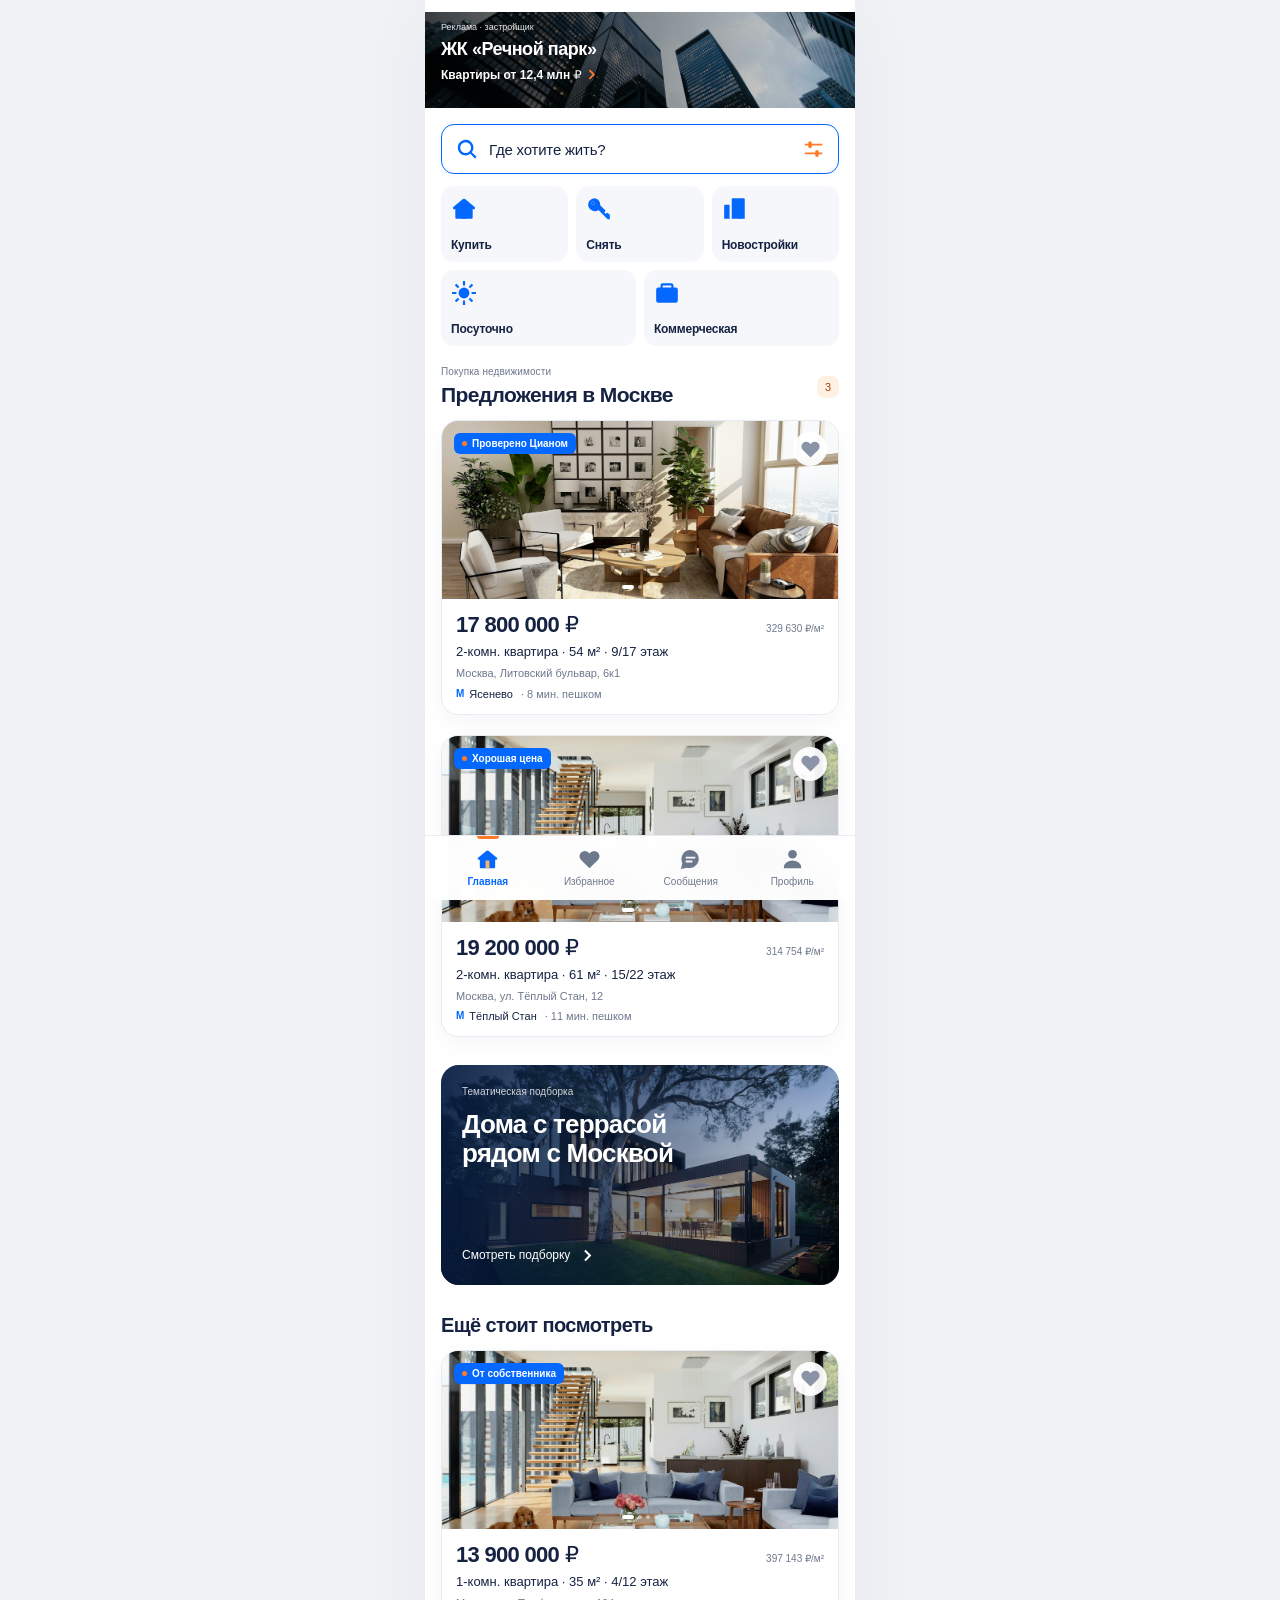
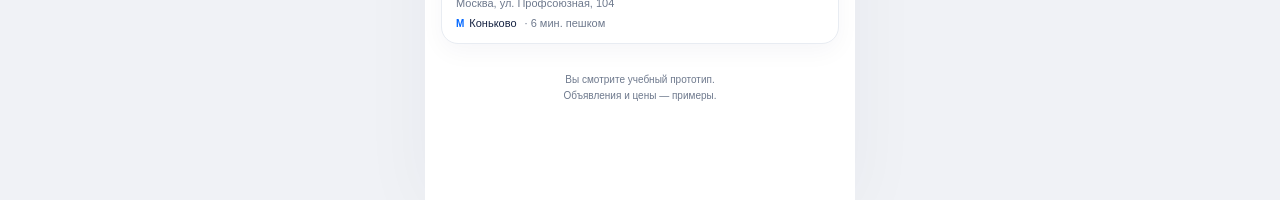
<file: index.html>
<!doctype html>
<html lang="ru">
<head>
  <meta charset="UTF-8">
  <meta name="viewport" content="width=device-width, initial-scale=1, viewport-fit=cover">
  <meta name="theme-color" content="#ffffff">
  <title>Главная · Циан</title>
  <link rel="stylesheet" href="styles.css">
</head>
<body>
  <svg class="icon-library" aria-hidden="true" xmlns="http://www.w3.org/2000/svg"><defs>
    <symbol id="i-search" viewBox="0 0 24 24"><path fill-rule="evenodd" d="M10.5 2a8.5 8.5 0 1 0 5.1 15.3l4.5 4.5a1.3 1.3 0 0 0 1.8-1.8l-4.6-4.5A8.5 8.5 0 0 0 10.5 2Zm0 2.6a5.9 5.9 0 1 0 0 11.8 5.9 5.9 0 0 0 0-11.8Z"/></symbol>
    <symbol id="i-home" viewBox="0 0 24 24"><path d="m2.2 10.1 8.5-7a2 2 0 0 1 2.6 0l8.5 7a1.2 1.2 0 0 1-.8 2.1h-1V20a1 1 0 0 1-1 1H5a1 1 0 0 1-1-1v-7.8H3a1.2 1.2 0 0 1-.8-2.1Z"/><rect x="10" y="13" width="4" height="8" rx=".5" fill="var(--icon-accent)"/></symbol>
    <symbol id="i-key" viewBox="0 0 24 24"><path fill-rule="evenodd" d="M8 2a6 6 0 1 0 3.5 10.9L20 21.4h2v-4l-2-2-2 1-1-1 1-2-4.9-4.9A6 6 0 0 0 8 2ZM6.5 5A1.5 1.5 0 1 0 6.5 8a1.5 1.5 0 0 0 0-3Z"/><circle cx="6.5" cy="6.5" r="1.5" fill="var(--icon-accent)"/></symbol>
    <symbol id="i-building" viewBox="0 0 24 24"><path d="M10 2h10a1 1 0 0 1 1 1v18H9V3a1 1 0 0 1 1-1ZM3 8h4v13H2V9a1 1 0 0 1 1-1Z"/><path fill="var(--icon-accent)" d="M12 5h2v3h-2Zm4 0h2v3h-2Zm-4 5h2v3h-2Zm4 0h2v3h-2Zm-4 5h2v3h-2Zm4 0h2v6h-2Z"/></symbol>
    <symbol id="i-sun" viewBox="0 0 24 24"><circle cx="12" cy="12" r="5"/><path fill="var(--icon-accent)" d="M11 1h2v4h-2Zm0 18h2v4h-2ZM1 11h4v2H1Zm18 0h4v2h-4ZM3.5 4.9l1.4-1.4 2.8 2.8-1.4 1.4Zm12.8 12.8 1.4-1.4 2.8 2.8-1.4 1.4ZM3.5 19.1l2.8-2.8 1.4 1.4-2.8 2.8ZM16.3 6.3l2.8-2.8 1.4 1.4-2.8 2.8Z"/></symbol>
    <symbol id="i-briefcase" viewBox="0 0 24 24"><path fill-rule="evenodd" d="M8 3a2 2 0 0 0-2 2v2H4a2 2 0 0 0-2 2v10a2 2 0 0 0 2 2h16a2 2 0 0 0 2-2V9a2 2 0 0 0-2-2h-2V5a2 2 0 0 0-2-2Zm0 4V5h8v2Z"/><rect x="10" y="10" width="4" height="5" rx="1" fill="var(--icon-accent)"/></symbol>
    <symbol id="i-heart" viewBox="0 0 24 24"><path d="M20.8 4.8a5.5 5.5 0 0 0-7.8 0l-1 1-1-1a5.5 5.5 0 0 0-7.8 7.8L12 21l8.8-8.4a5.5 5.5 0 0 0 0-7.8Z"/></symbol>
    <symbol id="i-message" viewBox="0 0 24 24"><path fill-rule="evenodd" d="M12 2a9.5 9.5 0 0 0-8.5 13.7L2 22l6.2-1.5A9.5 9.5 0 1 0 12 2ZM7 9h10v2H7Zm0 4h7v2H7Z"/></symbol>
    <symbol id="i-profile" viewBox="0 0 24 24"><circle cx="12" cy="6.5" r="4.5"/><path d="M3 21v-1a9 7 0 0 1 18 0v1Z"/></symbol>
    <symbol id="i-arrow" viewBox="0 0 24 24"><path d="m8 4 8 8-8 8-2-2 6-6-6-6Z"/></symbol>
    <symbol id="i-close" viewBox="0 0 24 24"><path d="m6.1 4 5.9 5.9L17.9 4 20 6.1 14.1 12l5.9 5.9-2.1 2.1-5.9-5.9L6.1 20 4 17.9 9.9 12 4 6.1Z"/></symbol>
    <symbol id="i-sliders" viewBox="0 0 24 24"><path d="M2 6h20v2H2Zm0 10h20v2H2Z"/><rect x="6" y="3" width="4" height="8" rx="2"/><rect x="14" y="13" width="4" height="8" rx="2"/></symbol>
    <symbol id="i-bookmark" viewBox="0 0 24 24"><path d="M6 2h12a1 1 0 0 1 1 1v19l-7-4-7 4V3a1 1 0 0 1 1-1Z"/></symbol>
    <symbol id="i-pin" viewBox="0 0 24 24"><path fill-rule="evenodd" d="M12 1a8 8 0 0 0-8 8c0 6 8 14 8 14s8-8 8-14a8 8 0 0 0-8-8Zm0 5a3 3 0 1 0 0 6 3 3 0 0 0 0-6Z"/></symbol>
  </defs></svg>

  <main class="app" id="app" data-user="new">
    <div class="home-content">
      <button class="advert" type="button" data-action="advert" aria-label="Реклама: ЖК Речной парк, квартиры от 12,4 млн рублей. Подробнее о проекте">
        <span class="advert-copy"><span class="advert-label">Реклама · застройщик</span><strong>ЖК «Речной парк»</strong><span class="advert-price">Квартиры от 12,4 млн ₽ <svg class="icon" aria-hidden="true"><use href="#i-arrow"/></svg></span></span>
      </button>
      <section class="search-block" aria-label="Поиск недвижимости">
        <button class="search-trigger" type="button" data-action="search"><svg class="icon" aria-hidden="true"><use href="#i-search"/></svg><span id="search-summary">Где хотите жить?</span><svg class="icon search-sliders" aria-hidden="true"><use href="#i-sliders"/></svg></button>
        <div class="verticals" aria-label="Направления поиска">
          <button type="button" data-vertical="buy"><span class="vertical-icon"><svg class="icon" aria-hidden="true"><use href="#i-home"/></svg></span><span>Купить</span></button>
          <button type="button" data-vertical="rent"><span class="vertical-icon"><svg class="icon" aria-hidden="true"><use href="#i-key"/></svg></span><span>Снять</span></button>
          <button type="button" data-vertical="newbuild"><span class="vertical-icon"><svg class="icon" aria-hidden="true"><use href="#i-building"/></svg></span><span>Новостройки</span></button>
          <button type="button" data-vertical="daily"><span class="vertical-icon"><svg class="icon" aria-hidden="true"><use href="#i-sun"/></svg></span><span>Посуточно</span></button>
          <button type="button" data-vertical="commercial"><span class="vertical-icon"><svg class="icon" aria-hidden="true"><use href="#i-briefcase"/></svg></span><span>Коммерческая</span></button>
        </div>
      </section>
      <section class="saved-section" id="saved-section" aria-label="Продолжить поиск" hidden>
        <button type="button" class="saved-search" id="saved-search"><span class="saved-symbol"><svg class="icon" aria-hidden="true"><use href="#i-bookmark"/></svg></span><span class="saved-copy"><span class="saved-eyebrow">Продолжить поиск <span class="new-count">14 новых</span></span><strong id="saved-summary">2-комн. · Ясенево · до 18 млн ₽</strong></span><svg class="icon saved-arrow" aria-hidden="true"><use href="#i-arrow"/></svg></button>
      </section>
      <section class="recommendations" aria-labelledby="recommendations-title">
        <div class="section-heading"><div><p class="eyebrow" id="recommendations-caption">Покупка недвижимости</p><h1 id="recommendations-title">Предложения в Москве</h1></div><span class="section-count" id="results-count">3</span></div>
        <div class="listings" id="listings"></div>
      </section>
      <section class="collection" aria-label="Тематическая подборка">
        <button type="button" data-action="collection"><img src="assets/house.jpg" alt="Дом с террасой в окружении зелени" width="400" height="260" loading="lazy"><span class="collection-shade"></span><span class="collection-copy"><span>Тематическая подборка</span><strong>Дома с террасой<br>рядом с Москвой</strong><span class="collection-link">Смотреть подборку <svg class="icon" aria-hidden="true"><use href="#i-arrow"/></svg></span></span></button>
      </section>
      <section class="more-section" aria-labelledby="more-title"><div class="section-heading"><h2 id="more-title">Ещё стоит посмотреть</h2></div><div class="listings" id="more-listings"></div></section>
      <p class="feed-note">Вы смотрите учебный прототип.<br>Объявления и цены — примеры.</p>
    </div>
    <nav class="bottom-nav" aria-label="Основная навигация">
      <button class="nav-item active" type="button" data-nav="home" aria-current="page"><svg class="icon" aria-hidden="true"><use href="#i-home"/></svg><span>Главная</span></button>
      <button class="nav-item" type="button" data-nav="favorites"><span class="nav-icon-wrap"><svg class="icon" aria-hidden="true"><use href="#i-heart"/></svg><span id="favorites-count" class="nav-badge" hidden>0</span></span><span>Избранное</span></button>
      <button class="nav-item" type="button" data-nav="messages"><svg class="icon" aria-hidden="true"><use href="#i-message"/></svg><span>Сообщения</span></button>
      <button class="nav-item" type="button" data-nav="profile"><svg class="icon" aria-hidden="true"><use href="#i-profile"/></svg><span>Профиль</span></button>
    </nav>
  </main>

  <dialog id="search-dialog" class="sheet" aria-labelledby="search-title">
    <div class="sheet-handle" aria-hidden="true"></div>
    <div class="sheet-heading"><div><p class="eyebrow">Москва</p><h2 id="search-title">Купить квартиру</h2></div><button class="icon-button close-button" type="button" data-close aria-label="Закрыть поиск"><svg class="icon" aria-hidden="true"><use href="#i-close"/></svg></button></div>
    <form id="search-form">
      <label class="field">Направление<select id="vertical-select" name="vertical"><option value="buy">Купить</option><option value="rent">Снять</option><option value="newbuild">Новостройки</option><option value="daily">Посуточно</option><option value="commercial">Коммерческая</option></select></label>
      <label class="field location-field">Район или метро<span class="input-with-icon"><svg class="icon" aria-hidden="true"><use href="#i-pin"/></svg><input id="location-input" name="location" maxlength="60" placeholder="Например, Ясенево" autocomplete="off"></span></label>
      <fieldset class="room-field" id="room-fields"><legend>Комнат</legend><div class="room-options"><button type="button" data-room="studio" aria-pressed="false">Студия</button><button type="button" data-room="1" aria-pressed="false">1</button><button type="button" data-room="2" aria-pressed="false">2</button><button type="button" data-room="3" aria-pressed="false">3</button><button type="button" data-room="4+" aria-pressed="false">4+</button></div></fieldset>
      <div id="daily-fields" class="field-grid" hidden><label class="field">Заезд<input id="checkin-input" type="date" name="checkin"></label><label class="field">Выезд<input id="checkout-input" type="date" name="checkout"></label><label class="field full-width">Гостей<select id="guests-input" name="guests"><option value="1">1 гость</option><option value="2" selected>2 гостя</option><option value="3">3 гостя</option><option value="4">4 гостя</option><option value="5">5 и больше</option></select></label></div>
      <div id="commercial-fields" class="field-grid" hidden><label class="field full-width">Тип помещения<select id="property-input" name="property"><option value="office">Офис</option><option value="retail">Торговая площадь</option><option value="warehouse">Склад</option><option value="free">Свободное назначение</option></select></label><label class="field full-width">Площадь от, м²<input id="area-input" name="area" type="number" min="1" max="100000" placeholder="Любая"></label></div>
      <label class="field">Бюджет до, ₽<input id="budget-input" name="budget" type="number" min="1" max="100000000000" placeholder="Без ограничений"><span class="field-hint" id="budget-hint">Стоимость объекта</span></label>
      <p id="search-error" class="form-error" role="alert" hidden></p>
      <label class="save-query"><input id="save-input" type="checkbox" name="save"><span><strong>Сохранить поиск</strong><small>Чтобы продолжить с главной</small></span><svg class="icon" aria-hidden="true"><use href="#i-bookmark"/></svg></label>
      <button class="primary-button" type="submit" id="apply-search">Показать предложения</button>
    </form>
  </dialog>
  <dialog id="info-dialog" class="sheet info-sheet" aria-labelledby="info-title"><div class="sheet-handle" aria-hidden="true"></div><div class="sheet-heading"><h2 id="info-title"></h2><button class="icon-button close-button" type="button" data-close aria-label="Закрыть"><svg class="icon" aria-hidden="true"><use href="#i-close"/></svg></button></div><div id="info-content"></div></dialog>
  <div class="toast" id="toast" role="status" aria-live="polite"></div>
  <script src="app.js"></script>
</body>
</html>
</file>
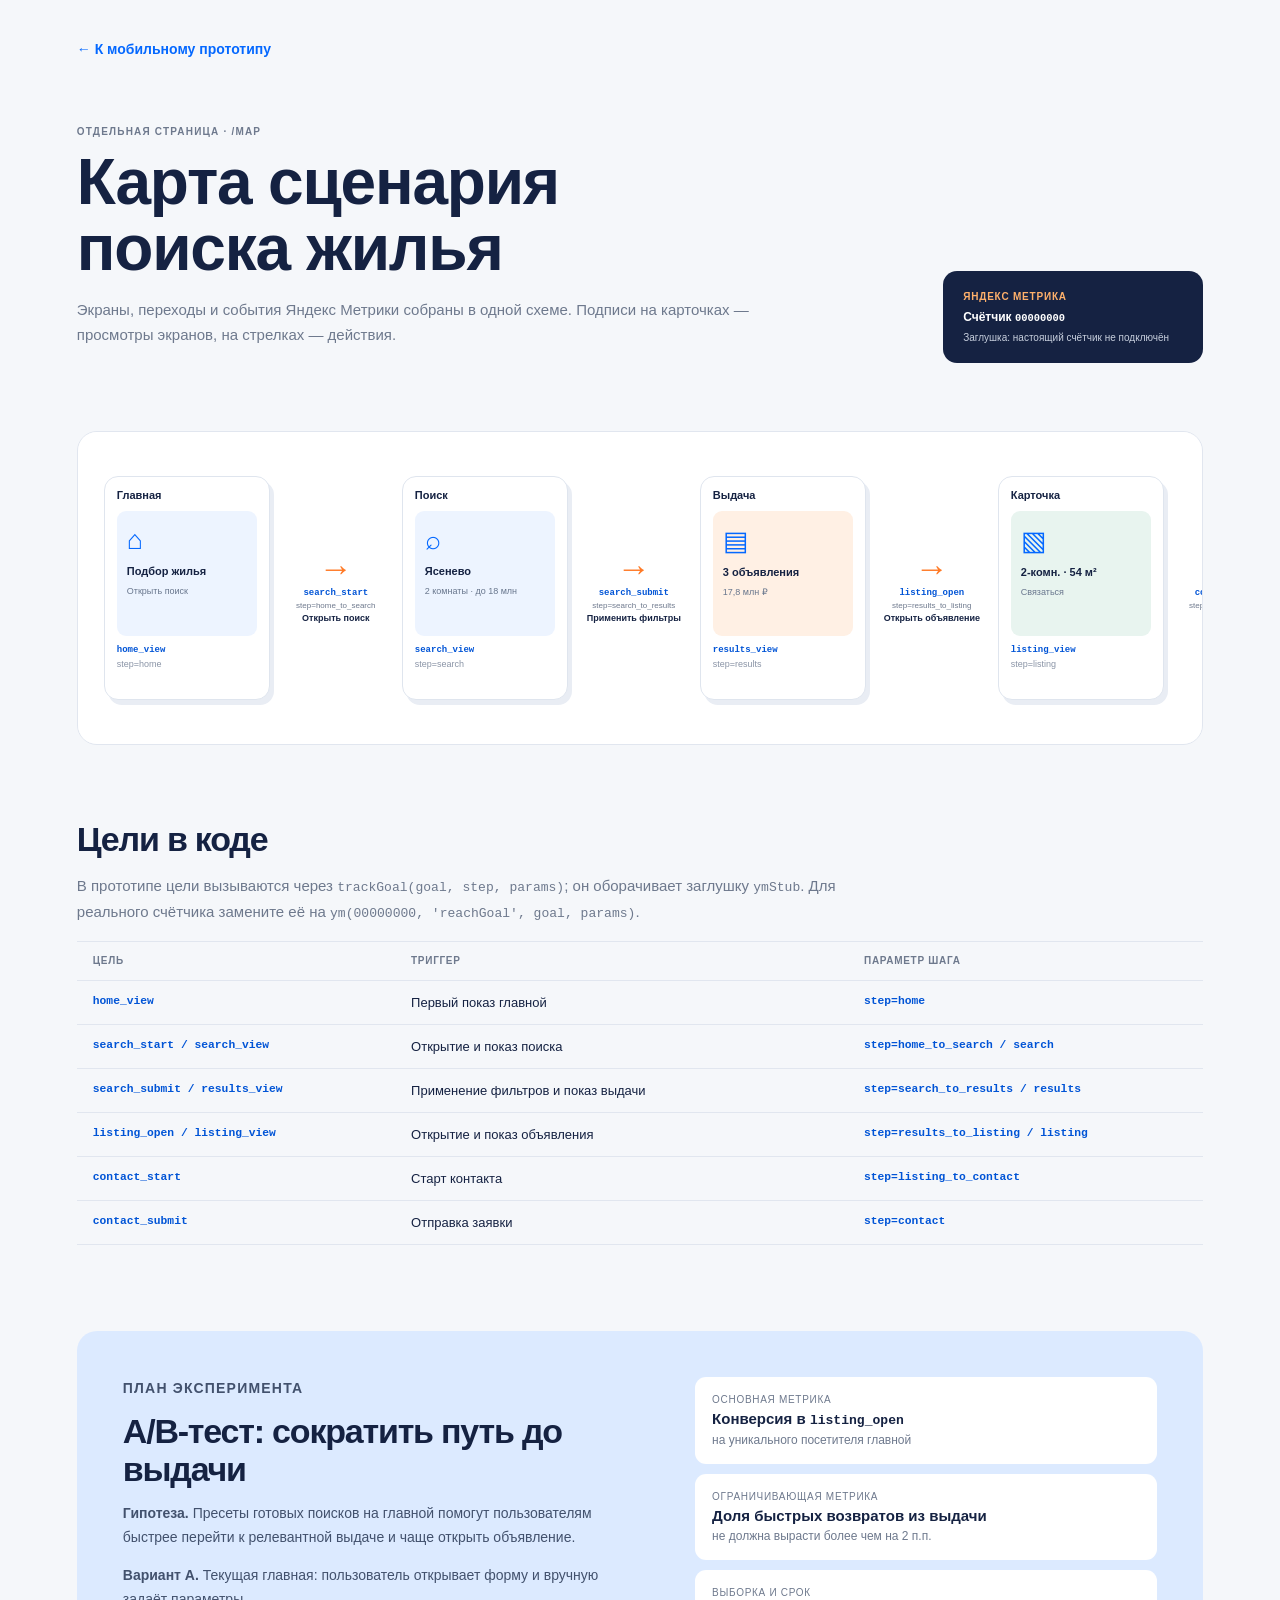
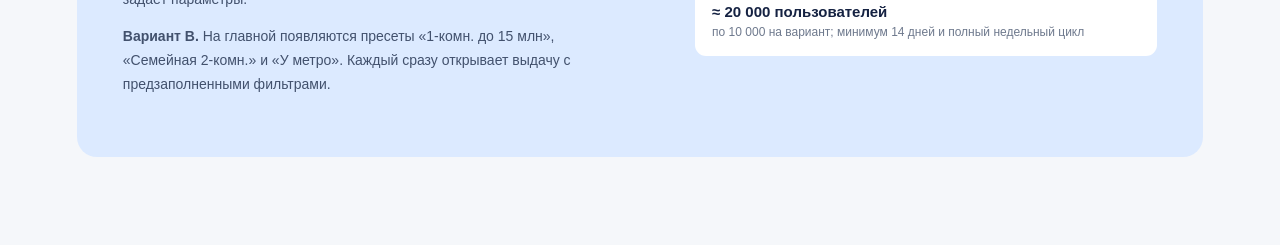
<file: map.html>
<!doctype html>
<html lang="ru">
<head>
  <meta charset="UTF-8">
  <meta name="viewport" content="width=device-width, initial-scale=1">
  <meta name="theme-color" content="#f5f7fa">
  <title>Карта сценария · Циан</title>
  <link rel="stylesheet" href="map.css">
</head>
<body>
  <main class="page">
    <a class="back" href="/">← К мобильному прототипу</a>
    <section class="intro">
      <div><p class="kicker">Отдельная страница · /map</p><h1>Карта сценария<br>поиска жилья</h1><p>Экраны, переходы и события Яндекс Метрики собраны в одной схеме. Подписи на карточках — просмотры экранов, на стрелках — действия.</p></div>
      <aside><span>Яндекс Метрика</span><strong>Счётчик <code>00000000</code></strong><small>Заглушка: настоящий счётчик не подключён</small></aside>
    </section>
    <section class="flow" aria-label="Схема экранов">
      <article class="screen home"><b>Главная</b><div><i>⌂</i><strong>Подбор жилья</strong><small>Открыть поиск</small></div><code>home_view</code><em>step=home</em></article>
      <div class="arrow"><span>→</span><code>search_start</code><small>step=home_to_search</small><b>Открыть поиск</b></div>
      <article class="screen search"><b>Поиск</b><div><i>⌕</i><strong>Ясенево</strong><small>2 комнаты · до 18 млн</small></div><code>search_view</code><em>step=search</em></article>
      <div class="arrow"><span>→</span><code>search_submit</code><small>step=search_to_results</small><b>Применить фильтры</b></div>
      <article class="screen results"><b>Выдача</b><div><i>▤</i><strong>3 объявления</strong><small>17,8 млн ₽</small></div><code>results_view</code><em>step=results</em></article>
      <div class="arrow"><span>→</span><code>listing_open</code><small>step=results_to_listing</small><b>Открыть объявление</b></div>
      <article class="screen listing"><b>Карточка</b><div><i>▧</i><strong>2-комн. · 54 м²</strong><small>Связаться</small></div><code>listing_view</code><em>step=listing</em></article>
      <div class="arrow"><span>→</span><code>contact_start</code><small>step=listing_to_contact</small><b>Связаться</b></div>
      <article class="screen contact"><b>Контакт</b><div><i>✓</i><strong>Заявка</strong><small>Отправить</small></div><code>contact_submit</code><em>step=contact</em></article>
    </section>
    <section class="targets"><h2>Цели в коде</h2><p>В прототипе цели вызываются через <code>trackGoal(goal, step, params)</code>; он оборачивает заглушку <code>ymStub</code>. Для реального счётчика замените её на <code>ym(00000000, 'reachGoal', goal, params)</code>.</p><div class="target head"><span>Цель</span><span>Триггер</span><span>Параметр шага</span></div><div class="target"><code>home_view</code><span>Первый показ главной</span><code>step=home</code></div><div class="target"><code>search_start / search_view</code><span>Открытие и показ поиска</span><code>step=home_to_search / search</code></div><div class="target"><code>search_submit / results_view</code><span>Применение фильтров и показ выдачи</span><code>step=search_to_results / results</code></div><div class="target"><code>listing_open / listing_view</code><span>Открытие и показ объявления</span><code>step=results_to_listing / listing</code></div><div class="target"><code>contact_start</code><span>Старт контакта</span><code>step=listing_to_contact</code></div><div class="target"><code>contact_submit</code><span>Отправка заявки</span><code>step=contact</code></div></section>
    <section class="ab"><div><p class="kicker">План эксперимента</p><h2>A/B-тест: сократить путь до выдачи</h2><p><b>Гипотеза.</b> Пресеты готовых поисков на главной помогут пользователям быстрее перейти к релевантной выдаче и чаще открыть объявление.</p><p><b>Вариант A.</b> Текущая главная: пользователь открывает форму и вручную задаёт параметры.</p><p><b>Вариант B.</b> На главной появляются пресеты «1-комн. до 15 млн», «Семейная 2-комн.» и «У метро». Каждый сразу открывает выдачу с предзаполненными фильтрами.</p></div><div class="metrics"><article><small>Основная метрика</small><strong>Конверсия в <code>listing_open</code></strong><span>на уникального посетителя главной</span></article><article><small>Ограничивающая метрика</small><strong>Доля быстрых возвратов из выдачи</strong><span>не должна вырасти более чем на 2 п.п.</span></article><article><small>Выборка и срок</small><strong>≈ 20 000 пользователей</strong><span>по 10 000 на вариант; минимум 14 дней и полный недельный цикл</span></article></div></section>
  </main>
</body>
</html>
</file>
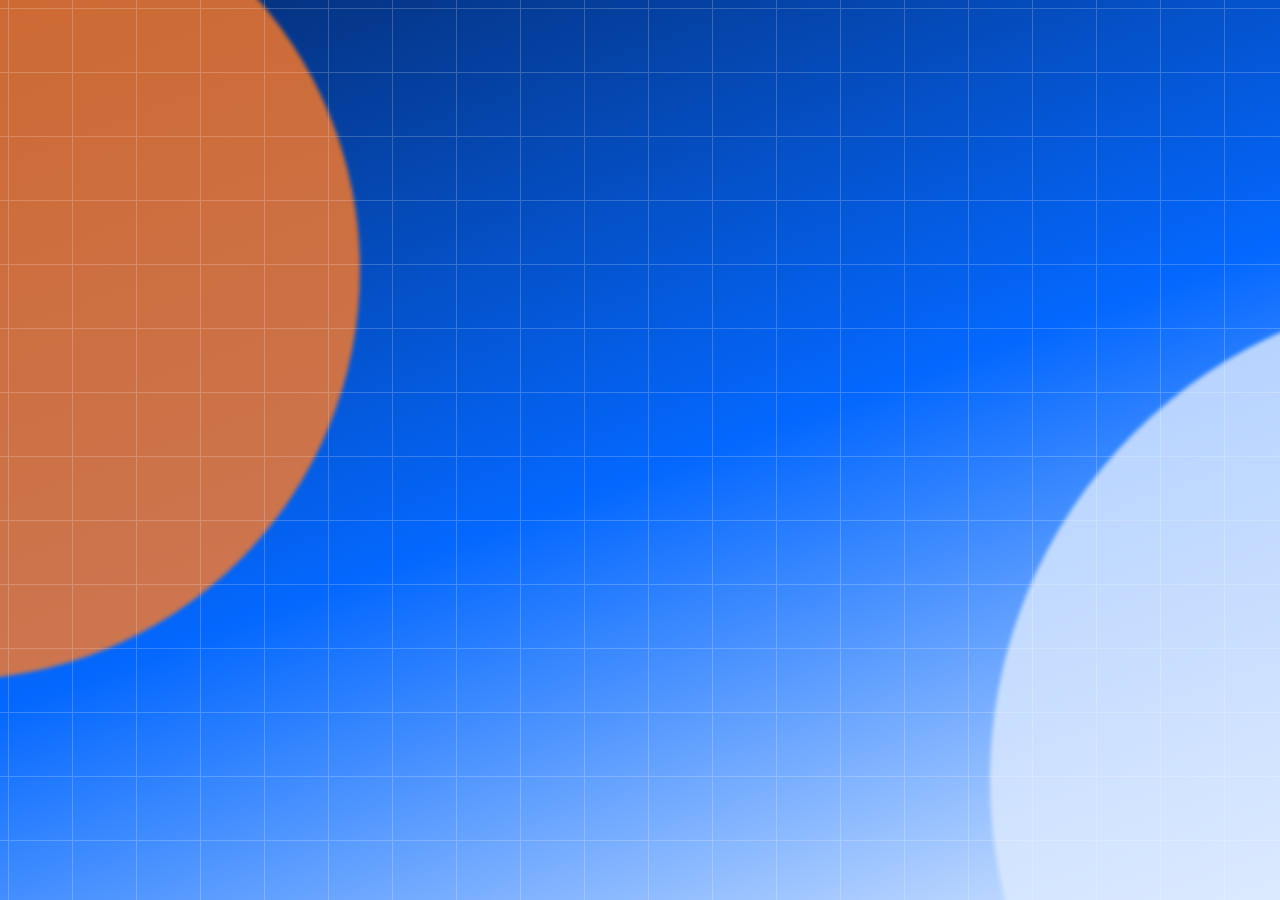
<file: motion/home-search/video.html>
<!doctype html>
<html lang="ru">
<head>
  <meta charset="utf-8">
  <meta name="viewport" content="width=device-width,initial-scale=1">
  <title>Быстрый поиск жилья · Циан</title>
  <link rel="stylesheet" href="brand/brand.css">
  <script src="plan.js"></script>
  <style>
    * { box-sizing: border-box; }
    html, body { width: 100%; height: 100%; margin: 0; overflow: hidden; background: #052b6e; }
    body { font-family: var(--font); }
    #app { position: fixed; inset: 0; overflow: hidden; background: linear-gradient(160deg, #052b6e 0%, #0468ff 52%, #dceaff 100%); }
    .orb { position: absolute; border-radius: 50%; filter: blur(2px); opacity: .8; }
    #orb-a { width: 820px; height: 820px; left: -380px; top: -140px; background: #ff7a26; }
    #orb-b { width: 980px; height: 980px; right: -590px; bottom: -370px; background: #dceaff; }
    #grid { position: absolute; inset: -120px; opacity: .2; background-image: linear-gradient(#fff 1px, transparent 1px), linear-gradient(90deg, #fff 1px, transparent 1px); background-size: 64px 64px; transform-origin: center; }
    .band { position: absolute; width: 1600px; height: 190px; left: -300px; border-radius: 150px; background: #fff; opacity: 0; transform: rotate(-28deg); }
    #band-a { top: 360px; } #band-b { top: 680px; background: #ff7a26; } #band-c { top: 1000px; background: #dceaff; }
    #word { position: absolute; z-index: 1; left: 70px; top: 124px; color: #fff; font-size: 98px; font-weight: 750; letter-spacing: -.075em; line-height: .9; text-shadow: 0 8px 26px rgba(5,43,110,.2); opacity: 0; white-space: nowrap; }
    #tag { position: absolute; z-index: 1; left: 74px; top: 238px; padding: 15px 20px; border-radius: 22px; color: #fff; background: rgba(21,34,66,.74); font-size: 27px; font-weight: 650; opacity: 0; }
    .phone { position: absolute; z-index: 2; left: 50%; top: 50%; width: 860px; height: 1864px; overflow: hidden; border-radius: 38px; background: #fff; box-shadow: 0 34px 90px rgba(5,35,91,.36); transform-origin: center; will-change: opacity, transform; }
    .phone img { display: block; width: 100%; height: 100%; }
    #focus { position: absolute; z-index: 3; width: 802px; height: 130px; left: calc(50% - 401px); top: 746px; border: 5px solid #ff7a26; border-radius: 28px; opacity: 0; pointer-events: none; box-shadow: 0 0 0 11px rgba(255,122,38,.22); }
    #touch { position: absolute; z-index: 4; width: 82px; height: 82px; border: 4px solid #0468ff; border-radius: 50%; background: rgba(255,255,255,.9); box-shadow: 0 7px 20px rgba(5,35,91,.26); opacity: 0; pointer-events: none; transform-origin: center; }
    #touch::after { content: ''; position: absolute; inset: 23px; border-radius: 50%; background: #0468ff; }
    #glint { position: absolute; z-index: 5; inset: 0; background: linear-gradient(120deg, transparent 38%, rgba(255,255,255,.72) 50%, transparent 62%); transform: translateX(-130%); opacity: 0; pointer-events: none; }
  </style>
</head>
<body>
  <main id="app" aria-label="Промо мобильной главной">
    <div class="orb" id="orb-a"></div><div class="orb" id="orb-b"></div><div id="grid"></div>
    <div class="band" id="band-a"></div><div class="band" id="band-b"></div><div class="band" id="band-c"></div>
    <div id="word">Ясенево</div><div id="tag">2 комнаты · до 18 млн ₽</div>
    <div class="phone" id="home"><img src="screens/home.png" alt="Главная прототипа"></div>
    <div class="phone" id="search"><img src="screens/search.png" alt="Форма поиска прототипа"></div>
    <div class="phone" id="saved"><img src="screens/saved-search.png" alt="Сохранённый поиск прототипа"></div>
    <div id="focus"></div><div id="touch"></div><div id="glint"></div>
  </main>
  <script>
    'use strict';
    const $ = (id) => document.getElementById(id);
    const clamp = (x) => Math.max(0, Math.min(1, x));
    const ease = (x) => 1 - Math.pow(1 - clamp(x), 3);
    const range = (t, a, b) => ease((t - a) / (b - a));
    const pulse = (t, a, b) => Math.sin(Math.PI * clamp((t - a) / (b - a)));
    const phone = (el, opacity, x, y, scale, angle) => {
      el.style.opacity = opacity.toFixed(4);
      el.style.transform = `translate(${x - 970}px, ${y - 1892}px) rotate(${angle.toFixed(2)}deg) scale(${scale.toFixed(4)})`;
    };
    const touch = (t, a, b, x, y) => {
      const p = range(t, a, b), el = $('touch');
      el.style.left = `${x - 41}px`; el.style.top = `${y - 41}px`;
      el.style.opacity = p > 0 && p < 1 ? '1' : '0';
      el.style.transform = `scale(${(0.7 + .3 * ease(Math.min(1, p * 3))).toFixed(3)})`;
    };
    window.DURATION = window.PLAN.duration;
    window.FPS = window.PLAN.fps;
    window.render = (t) => {
      t = Math.max(0, Math.min(window.DURATION, t));
      const intro = range(t, 0, .58), outHome = range(t, 2.05, 2.62);
      phone($('home'), intro * (1 - outHome), 490 + 50 * intro, 1010 - 50 * intro, .90 + .10 * intro, -4 + 4 * intro);
      const inSearch = range(t, 2.18, 2.7), outSearch = range(t, 6.85, 7.42);
      phone($('search'), inSearch * (1 - outSearch), 608 - 68 * inSearch, 1060 - 70 * inSearch, .88 + .14 * inSearch, 4 - 4 * inSearch);
      const inSaved = range(t, 6.96, 7.52), zoomSaved = range(t, 8.0, 10.5), settleSaved = range(t, 11.9, 12.94);
      phone($('saved'), inSaved, 540, 1002 - 42 * zoomSaved + 42 * settleSaved, .93 + .14 * zoomSaved - .07 * settleSaved, 0);

      const bg = $('grid');
      bg.style.transform = `translate(${(-44 * clamp(t / 12.94)).toFixed(1)}px, ${(36 * clamp(t / 12.94)).toFixed(1)}px) rotate(${(-4 * clamp(t / 12.94)).toFixed(2)}deg)`;
      $('orb-a').style.transform = `translate(${(-80 + 150 * clamp(t / 12.94)).toFixed(1)}px, ${(34 * clamp(t / 12.94)).toFixed(1)}px) scale(${(1 + .12 * clamp(t / 12.94)).toFixed(3)})`;
      $('orb-b').style.transform = `translate(${(100 - 130 * clamp(t / 12.94)).toFixed(1)}px, ${(-58 * clamp(t / 12.94)).toFixed(1)}px)`;
      const swipe = pulse(t, 2.02, 2.82);
      [['band-a', 0], ['band-b', .07], ['band-c', .14]].forEach(([id, delay]) => {
        const p = pulse(t - delay, 2.02, 2.82); const el = $(id);
        el.style.opacity = (p * .96).toFixed(3);
        el.style.transform = `translateX(${(-1500 + 1820 * clamp((t - 2.02 - delay) / .8)).toFixed(1)}px) rotate(-28deg)`;
      });
      const wordIn = range(t, 3.0, 3.45), wordOut = range(t, 6.3, 6.78);
      $('word').style.opacity = (wordIn * (1 - wordOut)).toFixed(3);
      $('word').style.transform = `translateY(${(30 - 30 * wordIn - 14 * wordOut).toFixed(1)}px)`;
      $('tag').style.opacity = (range(t, 3.26, 3.72) * (1 - wordOut)).toFixed(3);
      $('tag').style.transform = `translateY(${(18 - 18 * range(t, 3.26, 3.72)).toFixed(1)}px)`;
      const focusOpacity = .95 * range(t, 8.55, 8.95) * (1 - range(t, 11.35, 11.85));
      $('focus').style.opacity = focusOpacity.toFixed(3);
      $('focus').style.transform = `scale(${(0.97 + .03 * range(t, 8.55, 8.95)).toFixed(3)})`;
      const glint = pulse(t, 6.86, 7.64);
      $('glint').style.opacity = (glint * .7).toFixed(3);
      $('glint').style.transform = `translateX(${(-130 + 260 * clamp((t - 6.86) / .78)).toFixed(1)}%)`;
      $('touch').style.opacity = '0';
      if (t >= 1.47 && t < 2.05) touch(t, 1.47, 2.05, 540, 416);
      if (t >= 3.76 && t < 4.32) touch(t, 3.76, 4.32, 490, 1130);
      if (t >= 4.56 && t < 5.12) touch(t, 4.56, 5.12, 585, 1300);
      if (t >= 5.34 && t < 5.92) touch(t, 5.34, 5.92, 542, 1605);
      if (t >= 6.08 && t < 6.68) touch(t, 6.08, 6.68, 540, 1790);
    };
    Promise.all([...document.images].map((image) => image.complete ? Promise.resolve() : new Promise((resolve) => { image.onload = resolve; image.onerror = resolve; })))
      .then(() => document.fonts.ready).then(() => { window.render(0); window.READY = true; });
  </script>
</body>
</html>
</file>
<file: styles.css>
:root {
  --blue: #0468ff;
  --blue-hover: #0054d6;
  --blue-light: #edf4ff;
  --blue-soft: #dceaff;
  --orange: #ff7a26;
  --orange-light: #fff0e4;
  --orange-ink: #a73d00;
  --icon-accent: #ffb16b;
  --ink: #152242;
  --muted: #6e798d;
  --border: #e8ecf2;
  --white: #fff;
  --canvas: #f0f2f6;
  --surface: #f5f7fa;
  --red: #c82946;
  --shadow: 0 8px 24px #1522420a;
  font-family: -apple-system, BlinkMacSystemFont, "Segoe UI", Arial, sans-serif;
  color: var(--ink);
  background: var(--canvas);
  font-synthesis: none;
}
* { box-sizing: border-box; }
body { margin: 0; }
button, input, select { font: inherit; }
button { cursor: pointer; color: inherit; -webkit-tap-highlight-color: transparent; }
button, a, input, select { touch-action: manipulation; }
button { border: 0; }
button:focus-visible, input:focus-visible, select:focus-visible { outline: 3px solid var(--blue); outline-offset: 3px; }
[hidden] { display: none !important; }
.icon-library { position: absolute; width: 0; height: 0; overflow: hidden; }
.icon { width: 24px; height: 24px; fill: currentColor; stroke: none; flex: 0 0 auto; }
.app { --page-gutter: 16px; max-width: 430px; margin: auto; min-height: 100dvh; padding: max(12px, env(safe-area-inset-top)) var(--page-gutter) calc(96px + env(safe-area-inset-bottom)); background: var(--white); }
.advert { position: relative; width: calc(100% + 2 * var(--page-gutter)); margin-inline: calc(-1 * var(--page-gutter)); height: 96px; display: flex; text-align: left; padding: 0; border-radius: 0; overflow: hidden; color: var(--white); background-color: #202020; background-image: linear-gradient(90deg, #000000b8, #0000004d 68%, #00000014), url('assets/building.jpg'); background-position: center, 50% 48%; background-size: cover; }
.advert-copy { display: flex; flex-direction: column; justify-content: center; align-items: flex-start; padding: 10px var(--page-gutter); gap: 7px; width: 100%; }
.advert-label { font-size: 9px; color: #ffffffe0; }
.advert-copy strong { font-size: 18px; letter-spacing: -.45px; font-weight: 750; }
.advert-price { display: flex; align-items: center; gap: 3px; font-size: 12px; font-weight: 600; color: var(--white); }
.advert-price .icon { width: 15px; height: 15px; color: var(--orange); }
.search-block { margin-top: 16px; }
.search-trigger { width: 100%; height: 50px; display: flex; align-items: center; gap: 11px; padding: 0 14px; border: 1.5px solid var(--blue); border-radius: 13px; background: var(--white); box-shadow: 0 2px 8px #0468ff08; }
.search-trigger > .icon:first-child { color: var(--blue); width: 22px; }
.search-trigger span { min-width: 0; flex: 1; text-align: left; font-size: 15px; letter-spacing: -.2px; white-space: nowrap; overflow: hidden; text-overflow: ellipsis; }
.search-trigger .search-sliders { width: 21px; color: var(--orange); }
.verticals { display: grid; grid-template-columns: repeat(6, minmax(0, 1fr)); gap: 8px; margin-top: 12px; }
.verticals button { display: flex; flex-direction: column; align-items: flex-start; justify-content: space-between; grid-column: span 2; gap: 8px; min-width: 0; min-height: 76px; padding: 10px; border-radius: 13px; background: var(--surface); color: var(--ink); font-size: 12px; font-weight: 600; line-height: 14px; letter-spacing: -.2px; transition: background .15s; }
.verticals button > span:last-child { max-width: 100%; }
.vertical-icon { display: grid; place-items: center; height: 26px; width: 26px; color: var(--blue); --icon-accent: currentColor; }
.verticals button:hover { background: var(--blue-light); }
.verticals button[data-active="true"] { background: var(--blue-light); box-shadow: inset 0 0 0 1px var(--blue-soft); }
.vertical-icon .icon { width: 26px; height: 26px; }
.verticals button:nth-child(n+4) { grid-column: span 3; }
.saved-section { margin-top: 12px; }
.saved-search { width: 100%; display: flex; align-items: center; gap: 10px; height: 62px; text-align: left; background: var(--blue-light); border-radius: 13px; padding: 9px 10px; }
.saved-symbol { color: var(--blue); display: grid; place-items: center; width: 28px; }
.saved-symbol .icon { width: 20px; height: 20px; }
.saved-copy { min-width: 0; display: grid; gap: 5px; flex: 1; }
.saved-eyebrow { font-size: 11px; color: var(--blue); font-weight: 600; display: flex; align-items: center; gap: 6px; }
.new-count { font-size: 9px; color: var(--orange-ink); background: var(--orange-light); border-radius: 4px; padding: 2px 4px; white-space: nowrap; }
.saved-copy strong { overflow: hidden; white-space: nowrap; text-overflow: ellipsis; font-size: 11px; font-weight: 600; }
.saved-arrow { width: 16px; height: 16px; color: var(--blue); }
.recommendations { margin-top: 20px; }
.section-heading { display: flex; justify-content: space-between; align-items: center; gap: 8px; margin-bottom: 13px; }
.section-heading > div { min-width: 0; }
#recommendations-caption { white-space: nowrap; overflow: hidden; text-overflow: ellipsis; }
.eyebrow { margin: 0 0 5px; color: var(--muted); font-size: 10px; font-weight: 500; letter-spacing: .1px; }
h1, h2, p { overflow-wrap: break-word; }
h1, h2 { margin: 0; font-size: 21px; line-height: 1.2; font-weight: 750; letter-spacing: -.6px; }
.section-count { border-radius: 8px; padding: 5px 8px; color: var(--orange-ink); font-size: 11px; background: var(--orange-light); }
.listings { display: grid; gap: 20px; }
.empty-results { padding: 23px 18px; border-radius: 15px; background: var(--blue-light); }
.empty-results strong { font-size: 18px; letter-spacing: -.4px; }
.empty-results p { color: var(--muted); font-size: 13px; line-height: 1.6; margin: 9px 0 18px; }
.listing { position: relative; border: 1px solid var(--border); border-radius: 17px; overflow: hidden; background: var(--white); box-shadow: var(--shadow); }
.listing-link { display: block; width: 100%; text-align: left; padding: 0; background: transparent; }
.listing-photo { position: relative; height: 186px; background: var(--blue-light); overflow: hidden; }
.listing-photo img { width: 100%; height: 100%; display: block; object-fit: cover; object-position: 50% 52%; }
.listing:first-child .listing-photo { height: 178px; }
.app[data-user="returning"] .recommendations .listing:first-child .listing-photo { height: 136px; }
.photo-tag { position: absolute; top: 12px; left: 12px; display: flex; align-items: center; gap: 5px; padding: 5px 8px; background: var(--blue); color: var(--white); border-radius: 6px; font-size: 10px; font-weight: 600; }
.photo-tag::before { content: ""; width: 5px; height: 5px; border-radius: 50%; background: var(--orange); }
.photo-pages { position: absolute; bottom: 10px; left: 50%; transform: translateX(-50%); display: flex; gap: 4px; }
.photo-pages i { width: 4px; height: 4px; border-radius: 50%; background: #ffffff80; }
.photo-pages i:first-child { width: 12px; border-radius: 4px; background: var(--white); }
.favorite-button { display: grid; place-items: center; position: absolute; right: 6px; top: 6px; width: 44px; height: 44px; z-index: 1; border-radius: 50%; color: var(--ink); background: transparent; }
.favorite-button::before { content: ""; position: absolute; inset: 5px; border-radius: 50%; background: #fffffff0; z-index: -1; }
.favorite-button .icon { width: 21px; height: 21px; }
.favorite-button { color: #8a94a6; }
.favorite-button[aria-pressed="true"] { color: var(--orange); }
.listing-copy { padding: 13px 14px 14px; }
.listing-price-row { display: flex; align-items: baseline; justify-content: space-between; gap: 8px; }
.listing-price { font-size: 22px; font-weight: 750; letter-spacing: -.7px; }
.listing-rate { color: var(--muted); font-size: 10px; white-space: nowrap; }
.listing-details { display: block; margin-top: 6px; font-size: 13px; font-weight: 500; }
.listing-address { display: block; color: var(--muted); font-size: 11px; margin-top: 7px; line-height: 1.4; }
.listing-metro { display: flex; align-items: center; gap: 5px; font-size: 11px; margin-top: 6px; }
.metro-mark { font-weight: 800; color: var(--blue); font-size: 10px; }
.metro-walk { color: var(--muted); margin-left: 3px; }
.collection { margin-top: 28px; }
.collection button { padding: 0; position: relative; display: block; width: 100%; height: 220px; overflow: hidden; border-radius: 18px; text-align: left; background: var(--blue); }
.collection img { width: 100%; height: 100%; object-fit: cover; }
.collection-shade { position: absolute; inset: 0; background: linear-gradient(90deg, #071b3de6, #071b3d20); }
.collection-copy { position: absolute; inset: 21px; display: flex; flex-direction: column; align-items: flex-start; color: var(--white); }
.collection-copy > span:first-child { font-size: 10px; opacity: .8; }
.collection-copy strong { font-size: 26px; letter-spacing: -.8px; line-height: 1.12; margin-top: 13px; }
.collection-link { display: flex; align-items: center; gap: 10px; font-size: 12px; margin-top: auto; }
.collection-link .icon { width: 17px; height: 17px; }
.more-section { margin-top: 28px; }
.more-section h2 { font-size: 20px; }
.feed-note { color: var(--muted); text-align: center; font-size: 10px; line-height: 1.6; margin: 28px 0 0; }
.bottom-nav { position: fixed; z-index: 5; bottom: 0; left: 50%; transform: translateX(-50%); width: min(100%, 430px); display: grid; grid-template-columns: repeat(4, minmax(0,1fr)); padding: 8px 12px calc(9px + env(safe-area-inset-bottom)); background: #fffffffa; border-top: 1px solid var(--border); backdrop-filter: blur(16px); }
.nav-item { display: flex; align-items: center; flex-direction: column; justify-content: center; gap: 5px; min-height: 47px; padding: 0; background: transparent; color: var(--muted); font-size: 10px; }
.nav-item .icon { width: 23px; height: 23px; }
.nav-item.active { color: var(--blue); font-weight: 650; }
.nav-item.active::after { content: ""; position: absolute; top: 0; width: 22px; height: 3px; border-radius: 0 0 3px 3px; background: var(--orange); }
.nav-icon-wrap { position: relative; height: 23px; }
.nav-badge { position: absolute; right: -8px; top: -4px; min-width: 14px; height: 14px; background: var(--orange); border: 2px solid var(--white); border-radius: 20px; color: var(--ink); font-size: 8px; line-height: 10px; text-align: center; }
.sheet { position: fixed; inset: auto 0 0; margin: 0 auto; width: min(100%,430px); max-width: 430px; max-height: calc(100dvh - 36px); overflow-y: auto; overscroll-behavior: contain; border: 0; border-radius: 24px 24px 0 0; padding: 10px 20px max(24px,env(safe-area-inset-bottom)); background: var(--white); color: var(--ink); box-shadow: 0 -10px 60px #15224222; }
.sheet::backdrop { background: #101e3d66; backdrop-filter: blur(3px); }
.sheet-handle { width: 34px; height: 4px; margin: 0 auto 15px; background: #d8dde6; border-radius: 4px; }
.sheet-heading { display: flex; justify-content: space-between; align-items: center; gap: 10px; margin-bottom: 20px; }
.sheet-heading h2 { font-size: 24px; }
.icon-button { display: grid; place-items: center; width: 44px; height: 44px; border-radius: 50%; background: var(--surface); flex: 0 0 auto; }
.icon-button .icon { width: 20px; height: 20px; }
#search-form { display: grid; gap: 18px; }
.field { display: grid; gap: 8px; min-width: 0; font-size: 12px; font-weight: 600; }
.field input, .field select { width: 100%; min-width: 0; height: 48px; border: 1px solid #dce2ec; border-radius: 11px; padding: 0 12px; background: var(--white); color: var(--ink); font-size: 16px; font-weight: 400; }
.field input::placeholder { color: #8a93a4; }
.input-with-icon { position: relative; display: block; }
.input-with-icon .icon { position: absolute; left: 12px; top: 13px; width: 20px; height: 20px; color: var(--muted); }
.input-with-icon input { padding-left: 39px; }
.field-hint { font-weight: 400; font-size: 11px; color: var(--muted); }
.room-field { min-width: 0; border: 0; margin: 0; padding: 0; }
.room-field legend { font-size: 12px; font-weight: 600; padding: 0; margin-bottom: 8px; }
.room-options { display: flex; gap: 7px; }
.room-options button { min-height: 44px; flex: 1; background: var(--surface); border: 1px solid transparent; border-radius: 10px; font-size: 14px; }
.room-options button:first-child { flex: 1.7; }
.room-options button[aria-pressed="true"] { background: var(--blue-light); border-color: var(--blue); color: var(--blue); }
.field-grid { display: grid; grid-template-columns: minmax(0,1fr) minmax(0,1fr); gap: 14px; }
.full-width { grid-column: 1 / -1; }
.save-query { display: flex; gap: 11px; align-items: center; min-height: 54px; font-size: 13px; cursor: pointer; }
.save-query input { accent-color: var(--blue); width: 21px; height: 21px; margin: 0; }
.save-query span { display: grid; gap: 5px; flex: 1; }
.save-query strong { font-weight: 600; }
.save-query small { color: var(--muted); font-size: 11px; }
.save-query > .icon { color: var(--muted); width: 20px; }
.primary-button { min-height: 50px; width: 100%; padding: 13px 15px; background: var(--blue); color: var(--white); border-radius: 12px; font-size: 15px; font-weight: 650; }
.primary-button:hover { background: var(--blue-hover); }
.form-error { margin: 0; font-size: 12px; line-height: 1.5; color: var(--red); }
.info-sheet { padding-bottom: 28px; }
.info-text { color: var(--muted); font-size: 14px; line-height: 1.6; margin: 0 0 20px; }
.project-image { display: block; width: 100%; height: 190px; border-radius: 14px; object-fit: cover; margin-bottom: 17px; }
.project-price { font-size: 25px; font-weight: 700; letter-spacing: -.6px; margin: 0 0 9px; }
.project-facts { display: flex; gap: 8px; flex-wrap: wrap; margin: 18px 0; }
.project-facts span { background: var(--blue-light); border-radius: 7px; color: var(--blue); font-size: 11px; padding: 8px 10px; }
.info-sheet .listings { margin-top: 8px; }
.toast { position: fixed; z-index: 20; left: 50%; bottom: calc(80px + env(safe-area-inset-bottom)); transform: translate(-50%,10px); opacity: 0; visibility: hidden; max-width: calc(100% - 32px); width: max-content; background: var(--ink); color: var(--white); border-radius: 11px; padding: 12px 16px; font-size: 12px; line-height: 1.4; text-align: center; pointer-events: none; transition: opacity .16s,transform .16s; }
.toast.visible { opacity: 1; visibility: visible; transform: translate(-50%,0); }
body.modal-open { overflow: hidden; }
@media (min-width:700px) { .app { box-shadow: 0 10px 70px #1522420b; } }
@media (max-width:374px) { .app { --page-gutter: 14px; } h1 { font-size: 20px; } .advert-copy strong { font-size: 16px; } .saved-copy strong { font-size: 10.5px; } .listing:first-child .listing-photo { height: 162px; } .app[data-user="returning"] .recommendations .listing:first-child .listing-photo { height: 122px; } }
@media (prefers-reduced-motion: reduce) { *, *::before, *::after { scroll-behavior: auto !important; transition: none !important; } }
</file>
<file: map.css>
:root{font-family:-apple-system,BlinkMacSystemFont,"Segoe UI",Arial,sans-serif;color:#152242;background:#f5f7fa;font-synthesis:none}*{box-sizing:border-box}body{margin:0}.page{max-width:1440px;margin:auto;padding:40px clamp(20px,6vw,88px) 90px}.back{color:#0468ff;font-weight:650;font-size:14px;text-decoration:none}.intro{display:flex;justify-content:space-between;align-items:end;gap:50px;margin:68px 0}.intro>div{max-width:720px}.kicker{margin:0 0 13px;color:#6e798d;text-transform:uppercase;letter-spacing:1.2px;font-size:10px;font-weight:750}h1,h2{letter-spacing:-1.2px;margin:0;color:#152242}h1{font-size:clamp(42px,5vw,66px);line-height:1.03}h2{font-size:34px;line-height:1.1}.intro p:not(.kicker),.targets>p,.ab p{line-height:1.7;color:#6e798d;font-size:15px}.intro aside{display:flex;flex:0 0 260px;flex-direction:column;gap:8px;padding:20px;border-radius:14px;background:#152242;color:#fff;font-size:12px}.intro aside span{color:#ffb16b;text-transform:uppercase;font-weight:750;letter-spacing:.8px;font-size:10px}.intro aside small{color:#c7cfdd}code{font-family:ui-monospace,SFMono-Regular,Consolas,monospace;font-size:.87em}.flow{display:flex;align-items:center;gap:12px;overflow-x:auto;padding:44px 26px;border:1px solid #e1e6ef;border-radius:20px;background:#fff}.screen{flex:0 0 166px;height:224px;padding:12px;border:1px solid #dfe5ee;border-radius:14px;box-shadow:4px 5px 0 #e9edf4;background:#fff}.screen>b{display:block;font-size:11px}.screen>div{height:125px;margin-top:10px;padding:14px 10px;display:flex;flex-direction:column;gap:9px;border-radius:9px;background:#edf4ff}.screen.results>div{background:#fff0e4}.screen.listing>div{background:#e8f4ef}.screen.contact>div{background:#eef4df}.screen i{font-style:normal;color:#0468ff;font-size:27px}.screen strong{font-size:11px}.screen small{font-size:9px;color:#68768d}.screen code{display:block;margin-top:9px;color:#0054d6;font-size:9px;font-weight:700}.screen em{display:block;margin-top:4px;color:#8a94a6;font-size:9px;font-style:normal}.arrow{flex:0 0 108px;display:flex;flex-direction:column;align-items:center;gap:3px;text-align:center}.arrow>span{font-size:34px;line-height:1;color:#ff7a26}.arrow code{color:#0054d6;font-size:9px;font-weight:700;white-space:nowrap}.arrow small{color:#6e798d;font-size:8px}.arrow b{font-size:9px;line-height:1.3}.targets{margin-top:76px}.targets>p{max-width:820px}.target{display:grid;grid-template-columns:1.1fr 1.6fr 1.2fr;gap:22px;padding:14px 16px;border-bottom:1px solid #e1e6ef;font-size:13px}.target.head{border-top:1px solid #e1e6ef;padding-top:13px;color:#6e798d;text-transform:uppercase;font-size:10px;letter-spacing:.7px;font-weight:750}.target code{color:#0054d6;font-weight:650}.ab{display:grid;grid-template-columns:1.1fr 1fr;gap:64px;margin-top:86px;padding:46px;border-radius:20px;background:#dceaff}.ab p{color:#42516d;font-size:14px}.metrics{display:flex;flex-direction:column;gap:10px}.metrics article{display:flex;flex-direction:column;gap:5px;padding:17px;border-radius:11px;background:#fff}.metrics small{color:#6e798d;text-transform:uppercase;font-size:10px;letter-spacing:.7px}.metrics strong{font-size:15px}.metrics span{color:#6e798d;font-size:12px}@media(max-width:700px){.page{padding:25px 18px 60px}.intro,.ab{display:grid;grid-template-columns:1fr;gap:25px}.intro{margin:45px 0}.intro aside{flex:auto}.flow{margin:0 -18px;border-radius:0;padding:30px 20px}.targets{margin-top:54px}.target{grid-template-columns:1fr;gap:7px}.target.head{display:none}.ab{margin-top:58px;padding:27px 21px}h2{font-size:29px}}
</file>
<file: motion/home-search/brand/brand.css>
/* Профиль собран из variables в styles.css мобильного прототипа. */
@font-face {
  font-family: 'Cian Motion';
  src: url('fonts/Manrope-Variable.ttf') format('truetype');
  font-weight: 200 800;
  font-style: normal;
  font-display: block;
}

:root {
  --font: 'Cian Motion', -apple-system, BlinkMacSystemFont, 'Segoe UI', Arial, sans-serif;
  --w-regular: 400;
  --w-medium: 600;
  --w-bold: 750;
  --accent: #0468ff;
  --accent-ink: #ffffff;
  --ink: #152242;
  --ink2: #6e798d;
  --ink3: #8a94a6;
  --line: #e8ecf2;
  --line2: #dce2ec;
  --soft: #f5f7fa;
  --dark: #152242;
  --surface: #ffffff;
  --bg: #f0f2f6;
  --dim: 16,30,61;
  --sub-bg: rgba(21,34,66,.86);
  --cursor: #152242;
  --r-app: 0px;
  --ring-stops: #0468ff, #0054d6, #ff7a26, #0468ff;
}
</file>
